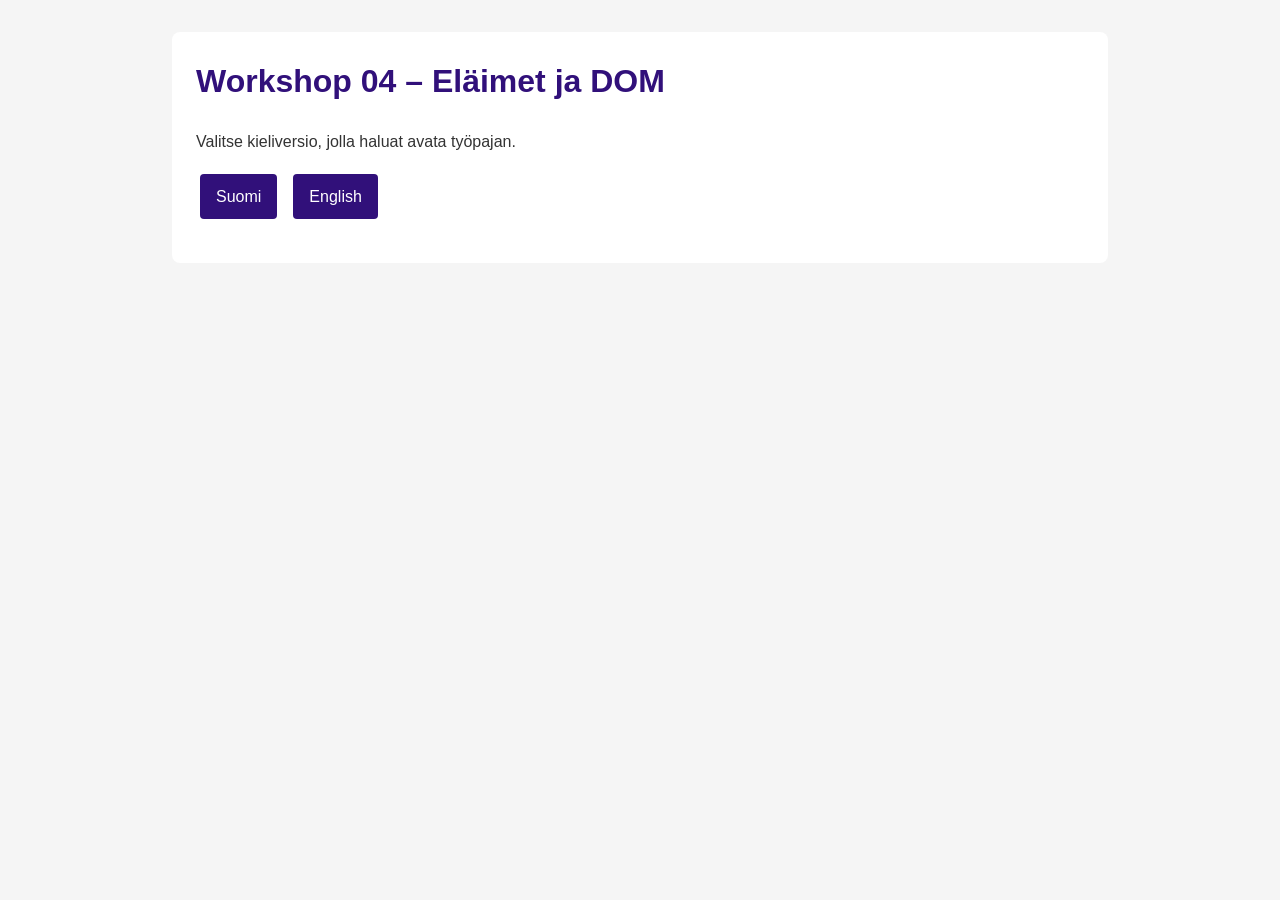
<file: index.html>
<!DOCTYPE html>
<html lang="fi">

<head>
    <meta charset="UTF-8">
    <meta name="viewport" content="width=device-width, initial-scale=1.0">

    <title>Workshop 04 – DOM-skriptaus</title>

    <link rel="stylesheet" href="css/styles.css">
</head>

<body>
    <header>
        <h1>Workshop 04 – Eläimet ja DOM</h1>

        <p>
            Valitse kieliversio, jolla haluat avata työpajan.
        </p>

        <div class="buttons">
            <a href="workshop4.html">
                <button type="button">Suomi</button>
            </a>

            <a href="workshop4-EN.html">
                <button type="button">English</button>
            </a>
        </div>
    </header>
</body>

</html>
</file>
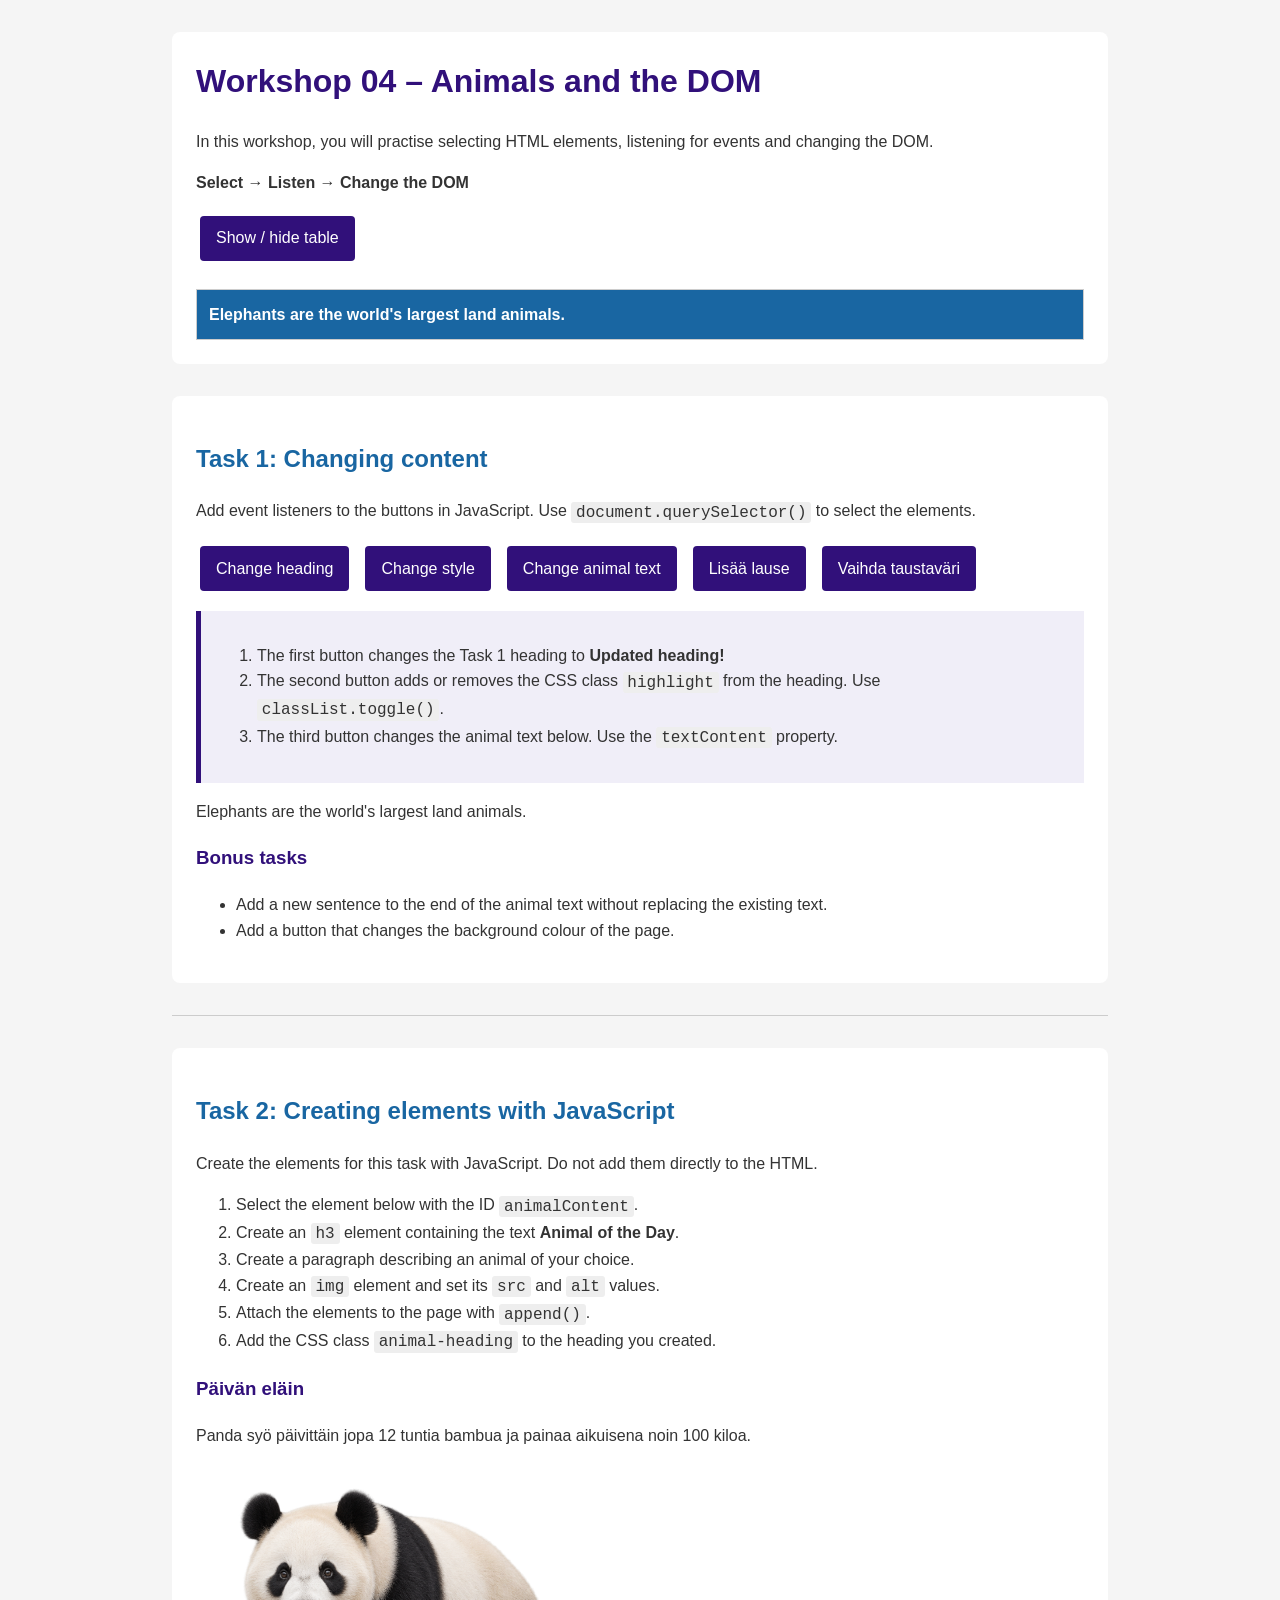
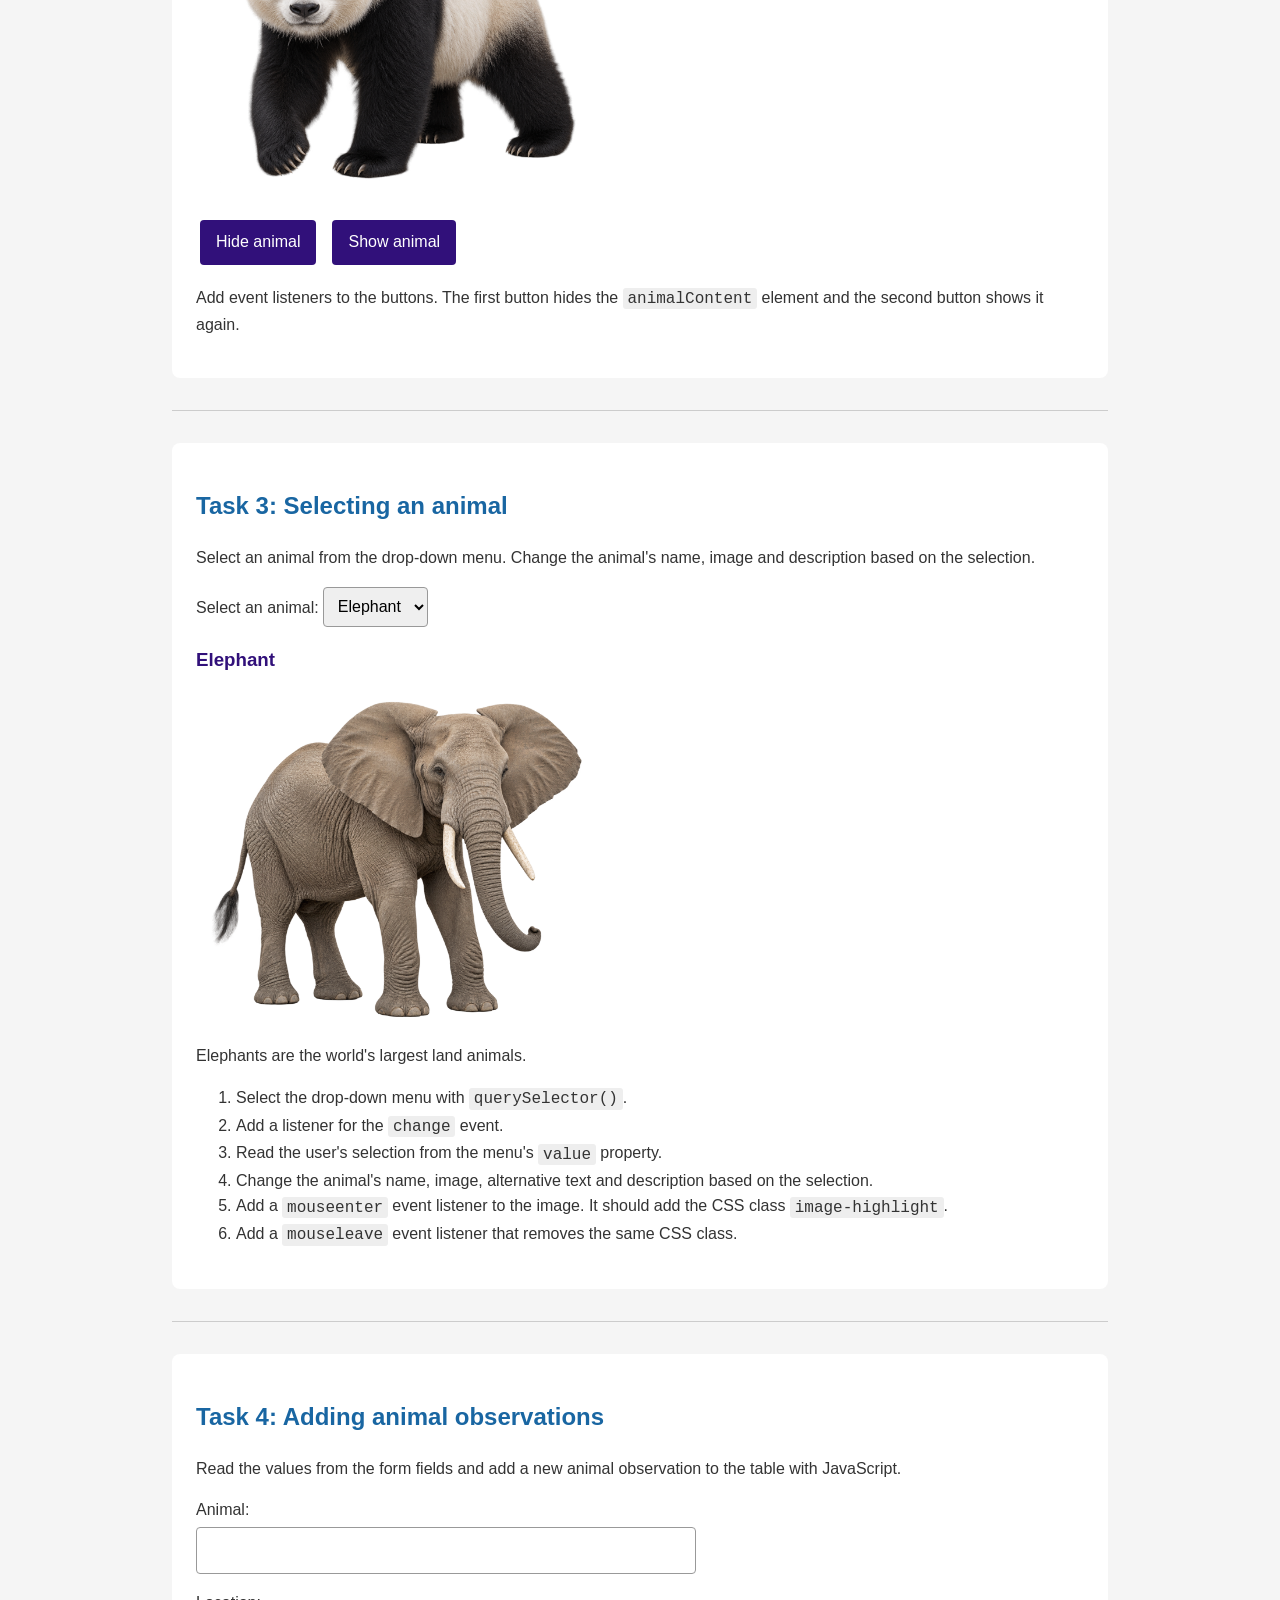
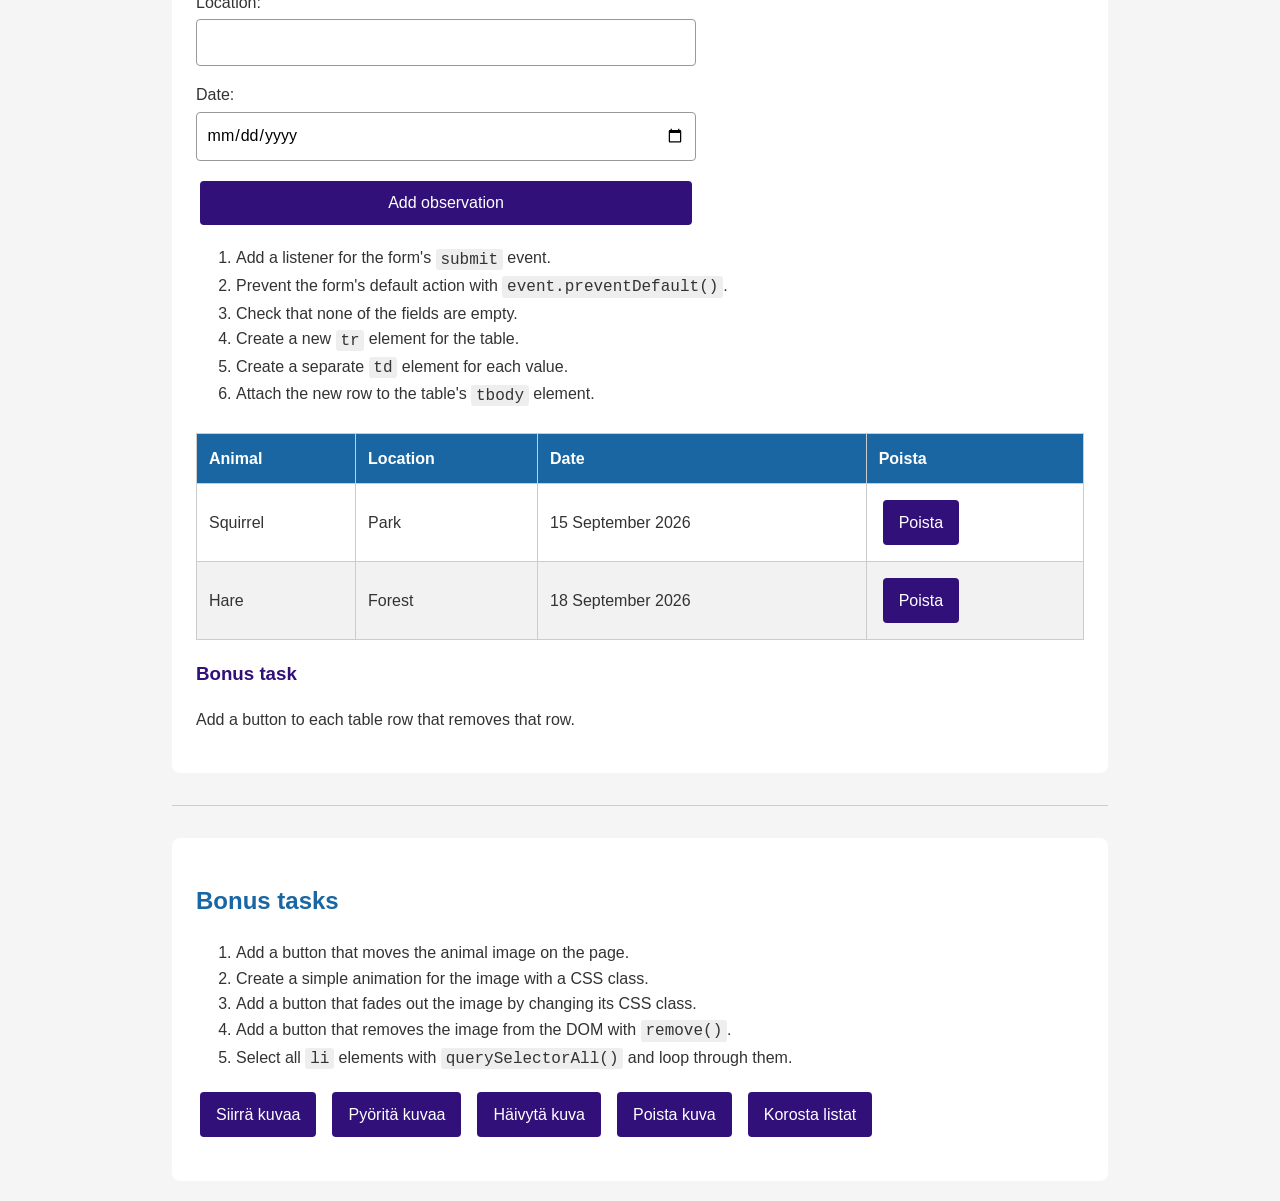
<file: workshop4-EN.html>
<!DOCTYPE html>
<html lang="en">

<head>
    <meta charset="UTF-8">
    <meta name="viewport" content="width=device-width, initial-scale=1.0">

    <title>Workshop 04 – DOM Scripting</title>

    <link rel="stylesheet" href="css/styles.css">
    <script src="js/script.js" defer></script>
</head>

<body>
    <header>
        <h1 id="mainHeading">Workshop 04 – Animals and the DOM</h1>

        <p>
            In this workshop, you will practise selecting HTML elements,
            listening for events and changing the DOM.
        </p>

        <p>
            <strong>Select → Listen → Change the DOM</strong>
        </p>

        <button id="animalButton">Show / hide table</button>

<table id="animalTable">
     <thead>
        <tr>
            <th>Elephants are the world's
                largest land animals.</th>
          
        </tr>
    </thead>

     
</table>


    </header>

    <main>
        <!-- TASK 1 -->
        <section>
            <h2 id="taskOneHeading">Task 1: Changing content</h2>

            <p>
                Add event listeners to the buttons in JavaScript.
                Use <code>document.querySelector()</code> to select the elements.
            </p>

            <div class="buttons">
                <button id="changeHeadingButton">
                    Change heading
                </button>

                <button id="changeStyleButton">
                    Change style
                </button>

                <button id="changeTextButton">
                    Change animal text
                </button>
            </div>

            <div class="instructions">
                <ol>
                    <li>
                        The first button changes the Task 1 heading to
                        <strong>Updated heading!</strong>
                    </li>

                    <li>
                        The second button adds or removes the CSS class
                        <code>highlight</code> from the heading.
                        Use <code>classList.toggle()</code>.
                    </li>

                    <li>
                        The third button changes the animal text below.
                        Use the <code>textContent</code> property.
                    </li>
                </ol>
            </div>

            <p id="animalText">
                Elephants are the world's largest land animals.
            </p>

            <h3>Bonus tasks</h3>

            <ul>
                <li>
                    Add a new sentence to the end of the animal text without
                    replacing the existing text.
                </li>

                <li>
                    Add a button that changes the background colour of the page.
                </li>
            </ul>
        </section>

        <hr>

        <!-- TASK 2 -->
        <section>
            <h2>Task 2: Creating elements with JavaScript</h2>

            <p>
                Create the elements for this task with JavaScript. Do not add
                them directly to the HTML.
            </p>

            <ol>
                <li>
                    Select the element below with the ID
                    <code>animalContent</code>.
                </li>

                <li>
                    Create an <code>h3</code> element containing the text
                    <strong>Animal of the Day</strong>.
                </li>

                <li>
                    Create a paragraph describing an animal of your choice.
                </li>

                <li>
                    Create an <code>img</code> element and set its
                    <code>src</code> and <code>alt</code> values.
                </li>

                <li>
                    Attach the elements to the page with
                    <code>append()</code>.
                </li>

                <li>
                    Add the CSS class <code>animal-heading</code> to the
                    heading you created.
                </li>
            </ol>

            <div id="animalContent"></div>

            <div class="buttons">
                <button id="hideAnimalButton">
                    Hide animal
                </button>

                <button id="showAnimalButton">
                    Show animal
                </button>
            </div>

            <p>
                Add event listeners to the buttons. The first button hides the
                <code>animalContent</code> element and the second button shows
                it again.
            </p>
        </section>

        <hr>

        <!-- TASK 3 -->
        <section>
            <h2>Task 3: Selecting an animal</h2>

            <p>
                Select an animal from the drop-down menu. Change the animal's
                name, image and description based on the selection.
            </p>

            <label for="animalSelect">Select an animal:</label>

            <select id="animalSelect">
                <option value="elephant">Elephant</option>
                <option value="tiger">Tiger</option>
                <option value="penguin">Penguin</option>
                <option value="panda">Panda</option>
            </select>

            <article id="selectedAnimal">
                <h3 id="animalName">Elephant</h3>

                <img
                    id="animalImage"
                    src="images/elephant.png"
                    alt="Elephant"
                >

                <p id="animalDescription">
                    Elephants are the world's largest land animals.
                </p>
            </article>

            <ol>
                <li>
                    Select the drop-down menu with
                    <code>querySelector()</code>.
                </li>

                <li>
                    Add a listener for the <code>change</code> event.
                </li>

                <li>
                    Read the user's selection from the menu's
                    <code>value</code> property.
                </li>

                <li>
                    Change the animal's name, image, alternative text and
                    description based on the selection.
                </li>

                <li>
                    Add a <code>mouseenter</code> event listener to the image.
                    It should add the CSS class <code>image-highlight</code>.
                </li>

                <li>
                    Add a <code>mouseleave</code> event listener that removes
                    the same CSS class.
                </li>
            </ol>
        </section>

        <hr>

        <!-- TASK 4 -->
        <section>
            <h2>Task 4: Adding animal observations</h2>

            <p>
                Read the values from the form fields and add a new animal
                observation to the table with JavaScript.
            </p>

            <form id="animalForm">
                <div>
                    <label for="observationAnimal">Animal:</label>

                    <input
                        type="text"
                        id="observationAnimal"
                        name="observationAnimal"
                    >
                </div>

                <div>
                    <label for="observationLocation">Location:</label>

                    <input
                        type="text"
                        id="observationLocation"
                        name="observationLocation"
                    >
                </div>

                <div>
                    <label for="observationDate">Date:</label>

                    <input
                        type="date"
                        id="observationDate"
                        name="observationDate"
                    >
                </div>

                <button type="submit">
                    Add observation
                </button>
            </form>

            <ol>
                <li>
                    Add a listener for the form's <code>submit</code> event.
                </li>

                <li>
                    Prevent the form's default action with
                    <code>event.preventDefault()</code>.
                </li>

                <li>
                    Check that none of the fields are empty.
                </li>

                <li>
                    Create a new <code>tr</code> element for the table.
                </li>

                <li>
                    Create a separate <code>td</code> element for each value.
                </li>

                <li>
                    Attach the new row to the table's <code>tbody</code> element.
                </li>
            </ol>

            <table id="observationTable">
                <thead>
                    <tr>
                        <th>Animal</th>
                        <th>Location</th>
                        <th>Date</th>
                    </tr>
                </thead>

                <tbody id="observationTableBody">
                    <tr>
                        <td>Squirrel</td>
                        <td>Park</td>
                        <td>15 September 2026</td>
                    </tr>

                    <tr>
                        <td>Hare</td>
                        <td>Forest</td>
                        <td>18 September 2026</td>
                    </tr>
                </tbody>
            </table>

            <h3>Bonus task</h3>

            <p>
                Add a button to each table row that removes that row.
            </p>
        </section>

        <hr>

        <!-- BONUS TASKS -->
        <section id="bonusSection">
            <h2>Bonus tasks</h2>

            <ol>
                <li>
                    Add a button that moves the animal image on the page.
                </li>

                <li>
                    Create a simple animation for the image with a CSS class.
                </li>

                <li>
                    Add a button that fades out the image by changing its
                    CSS class.
                </li>

                <li>
                    Add a button that removes the image from the DOM with
                    <code>remove()</code>.
                </li>

                <li>
                    Select all <code>li</code> elements with
                    <code>querySelectorAll()</code> and loop through them.
                </li>
            </ol>
        </section>
    </main>
</body>

</html>
</file>
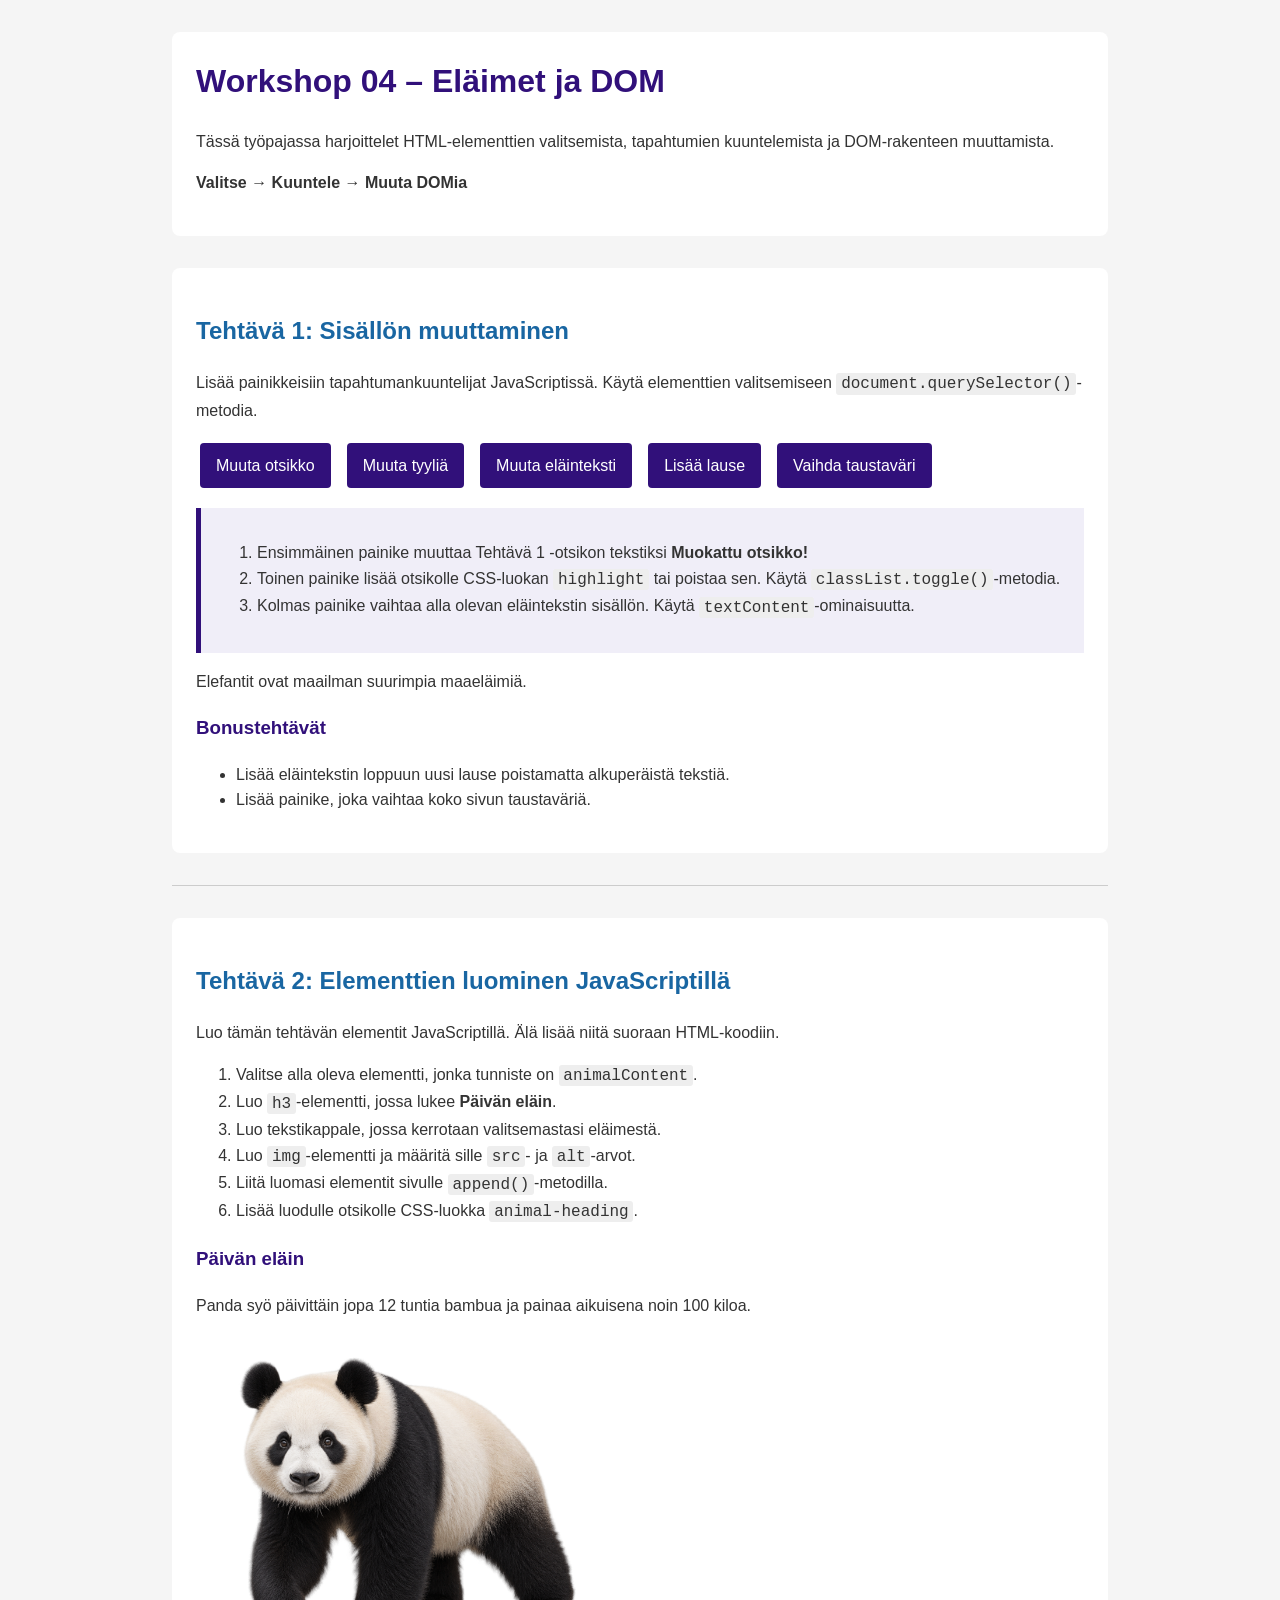
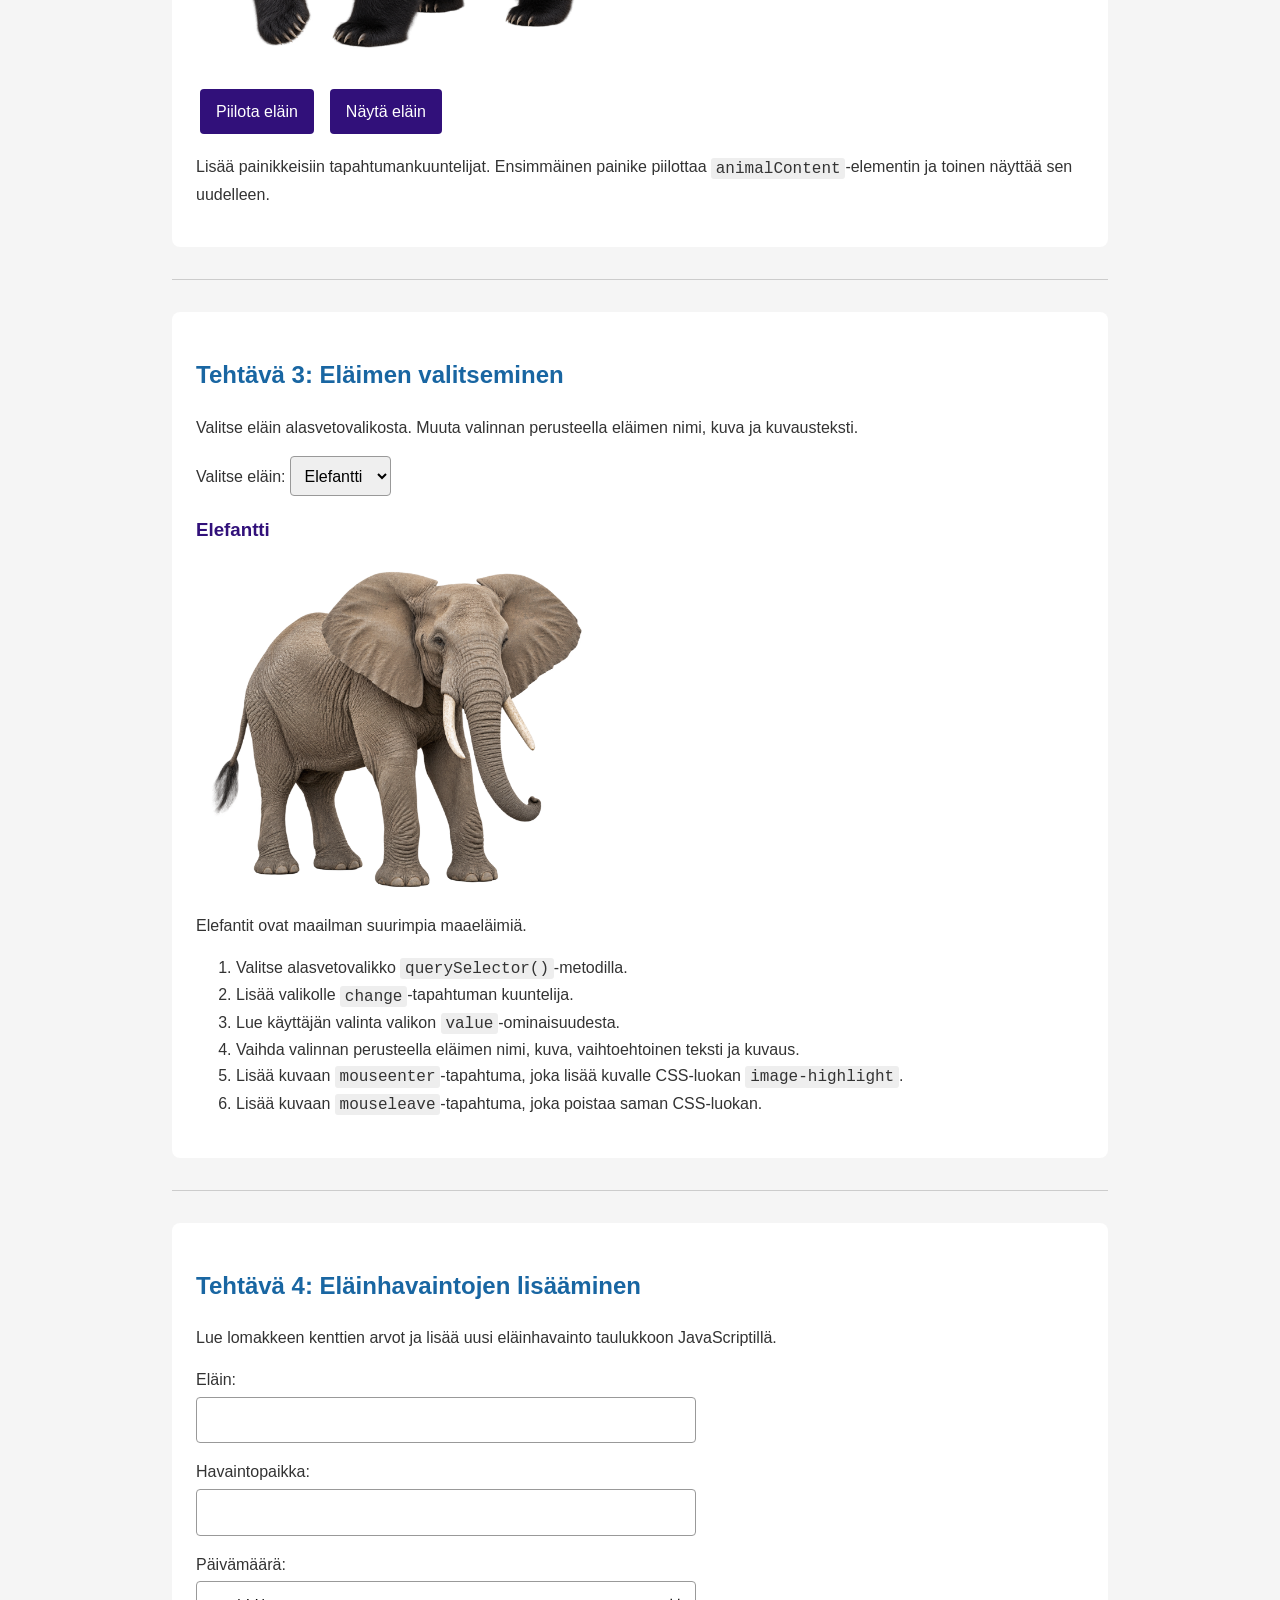
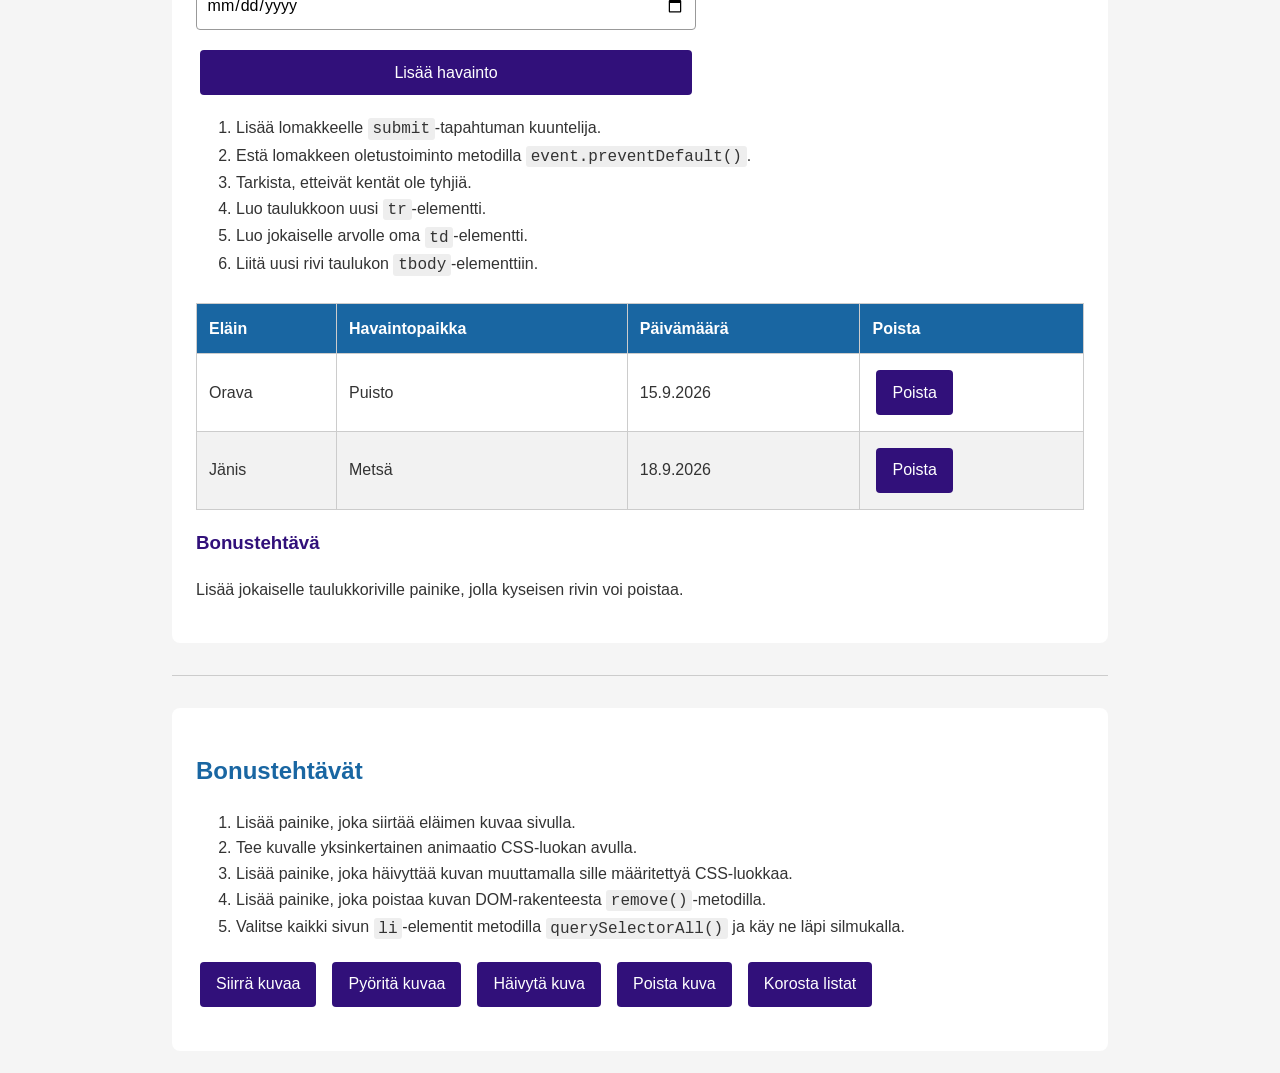
<file: workshop4.html>
<!DOCTYPE html>
<html lang="fi">

<head>
    <meta charset="UTF-8">
    <meta name="viewport" content="width=device-width, initial-scale=1.0">

    <title>Workshop 04 – DOM-skriptaus</title>

    <link rel="stylesheet" href="css/styles.css">
    <script src="js/script.js" defer></script>
</head>

<body>
    <header>
        <h1 id="mainHeading">Workshop 04 – Eläimet ja DOM</h1>

        <p>
            Tässä työpajassa harjoittelet HTML-elementtien valitsemista,
            tapahtumien kuuntelemista ja DOM-rakenteen muuttamista.
        </p>

        <p>
            <strong>Valitse → Kuuntele → Muuta DOMia</strong>
        </p>
    </header>

    <main>
        <!-- TEHTÄVÄ 1 -->
        <section>
            <h2 id="taskOneHeading">Tehtävä 1: Sisällön muuttaminen</h2>

            <p>
                Lisää painikkeisiin tapahtumankuuntelijat JavaScriptissä.
                Käytä elementtien valitsemiseen
                <code>document.querySelector()</code>-metodia.
            </p>

            <div class="buttons">
                <button id="changeHeadingButton">
                    Muuta otsikko
                </button>

                <button id="changeStyleButton">
                    Muuta tyyliä
                </button>

                <button id="changeTextButton">
                    Muuta eläinteksti
                </button>
            </div>

            <div class="instructions">
                <ol>
                    <li>
                        Ensimmäinen painike muuttaa Tehtävä 1 -otsikon tekstiksi
                        <strong>Muokattu otsikko!</strong>
                    </li>

                    <li>
                        Toinen painike lisää otsikolle CSS-luokan
                        <code>highlight</code> tai poistaa sen.
                        Käytä <code>classList.toggle()</code>-metodia.
                    </li>

                    <li>
                        Kolmas painike vaihtaa alla olevan eläintekstin sisällön.
                        Käytä <code>textContent</code>-ominaisuutta.
                    </li>
                </ol>
            </div>

            <p id="animalText">
                Elefantit ovat maailman suurimpia maaeläimiä.
            </p>

            <h3>Bonustehtävät</h3>

            <ul>
                <li>
                    Lisää eläintekstin loppuun uusi lause poistamatta
                    alkuperäistä tekstiä.
                </li>

                <li>
                    Lisää painike, joka vaihtaa koko sivun taustaväriä.
                </li>
            </ul>
        </section>

        <hr>

        <!-- TEHTÄVÄ 2 -->
        <section>
            <h2>Tehtävä 2: Elementtien luominen JavaScriptillä</h2>

            <p>
                Luo tämän tehtävän elementit JavaScriptillä. Älä lisää niitä
                suoraan HTML-koodiin.
            </p>

            <ol>
                <li>
                    Valitse alla oleva elementti, jonka tunniste on
                    <code>animalContent</code>.
                </li>

                <li>
                    Luo <code>h3</code>-elementti, jossa lukee
                    <strong>Päivän eläin</strong>.
                </li>

                <li>
                    Luo tekstikappale, jossa kerrotaan valitsemastasi eläimestä.
                </li>

                <li>
                    Luo <code>img</code>-elementti ja määritä sille
                    <code>src</code>- ja <code>alt</code>-arvot.
                </li>

                <li>
                    Liitä luomasi elementit sivulle
                    <code>append()</code>-metodilla.
                </li>

                <li>
                    Lisää luodulle otsikolle CSS-luokka
                    <code>animal-heading</code>.
                </li>
            </ol>

            <div id="animalContent"></div>

            <div class="buttons">
                <button id="hideAnimalButton">
                    Piilota eläin
                </button>

                <button id="showAnimalButton">
                    Näytä eläin
                </button>
            </div>

            <p>
                Lisää painikkeisiin tapahtumankuuntelijat. Ensimmäinen painike
                piilottaa <code>animalContent</code>-elementin ja toinen näyttää
                sen uudelleen.
            </p>
        </section>

        <hr>

        <!-- TEHTÄVÄ 3 -->
        <section>
            <h2>Tehtävä 3: Eläimen valitseminen</h2>

            <p>
                Valitse eläin alasvetovalikosta. Muuta valinnan perusteella
                eläimen nimi, kuva ja kuvausteksti.
            </p>

            <label for="animalSelect">Valitse eläin:</label>

            <select id="animalSelect">
                <option value="elephant">Elefantti</option>
                <option value="tiger">Tiikeri</option>
                <option value="penguin">Pingviini</option>
                <option value="panda">Panda</option>
            </select>

            <article id="selectedAnimal">
                <h3 id="animalName">Elefantti</h3>

                <img
                    id="animalImage"
                    src="images/elephant.png"
                    alt="Elefantti"
                >

                <p id="animalDescription">
                    Elefantit ovat maailman suurimpia maaeläimiä.
                </p>
            </article>

            <ol>
                <li>
                    Valitse alasvetovalikko
                    <code>querySelector()</code>-metodilla.
                </li>

                <li>
                    Lisää valikolle <code>change</code>-tapahtuman kuuntelija.
                </li>

                <li>
                    Lue käyttäjän valinta valikon
                    <code>value</code>-ominaisuudesta.
                </li>

                <li>
                    Vaihda valinnan perusteella eläimen nimi, kuva,
                    vaihtoehtoinen teksti ja kuvaus.
                </li>

                <li>
                    Lisää kuvaan <code>mouseenter</code>-tapahtuma, joka lisää
                    kuvalle CSS-luokan <code>image-highlight</code>.
                </li>

                <li>
                    Lisää kuvaan <code>mouseleave</code>-tapahtuma, joka poistaa
                    saman CSS-luokan.
                </li>
            </ol>
        </section>

        <hr>

        <!-- TEHTÄVÄ 4 -->
        <section>
            <h2>Tehtävä 4: Eläinhavaintojen lisääminen</h2>

            <p>
                Lue lomakkeen kenttien arvot ja lisää uusi eläinhavainto
                taulukkoon JavaScriptillä.
            </p>

            <form id="animalForm">
                <div>
                    <label for="observationAnimal">Eläin:</label>

                    <input
                        type="text"
                        id="observationAnimal"
                        name="observationAnimal"
                    >
                </div>

                <div>
                    <label for="observationLocation">Havaintopaikka:</label>

                    <input
                        type="text"
                        id="observationLocation"
                        name="observationLocation"
                    >
                </div>

                <div>
                    <label for="observationDate">Päivämäärä:</label>

                    <input
                        type="date"
                        id="observationDate"
                        name="observationDate"
                    >
                </div>

                <button type="submit">
                    Lisää havainto
                </button>
            </form>

            <ol>
                <li>
                    Lisää lomakkeelle <code>submit</code>-tapahtuman kuuntelija.
                </li>

                <li>
                    Estä lomakkeen oletustoiminto metodilla
                    <code>event.preventDefault()</code>.
                </li>

                <li>
                    Tarkista, etteivät kentät ole tyhjiä.
                </li>

                <li>
                    Luo taulukkoon uusi <code>tr</code>-elementti.
                </li>

                <li>
                    Luo jokaiselle arvolle oma <code>td</code>-elementti.
                </li>

                <li>
                    Liitä uusi rivi taulukon <code>tbody</code>-elementtiin.
                </li>
            </ol>

            <table id="observationTable">
                <thead>
                    <tr>
                        <th>Eläin</th>
                        <th>Havaintopaikka</th>
                        <th>Päivämäärä</th>
                    </tr>
                </thead>

                <tbody id="observationTableBody">
                    <tr>
                        <td>Orava</td>
                        <td>Puisto</td>
                        <td>15.9.2026</td>
                    </tr>

                    <tr>
                        <td>Jänis</td>
                        <td>Metsä</td>
                        <td>18.9.2026</td>
                    </tr>
                </tbody>
            </table>

            <h3>Bonustehtävä</h3>

            <p>
                Lisää jokaiselle taulukkoriville painike, jolla kyseisen rivin
                voi poistaa.
            </p>
        </section>

        <hr>

        <!-- BONUSTEHTÄVÄT -->
        <section id="bonusSection">
            <h2>Bonustehtävät</h2>

            <ol>
                <li>
                    Lisää painike, joka siirtää eläimen kuvaa sivulla.
                </li>

                <li>
                    Tee kuvalle yksinkertainen animaatio CSS-luokan avulla.
                </li>

                <li>
                    Lisää painike, joka häivyttää kuvan muuttamalla sille
                    määritettyä CSS-luokkaa.
                </li>

                <li>
                    Lisää painike, joka poistaa kuvan DOM-rakenteesta
                    <code>remove()</code>-metodilla.
                </li>

                <li>
                    Valitse kaikki sivun <code>li</code>-elementit metodilla
                    <code>querySelectorAll()</code> ja käy ne läpi silmukalla.
                </li>
            </ol>
        </section>
    </main>
</body>

</html>
</file>
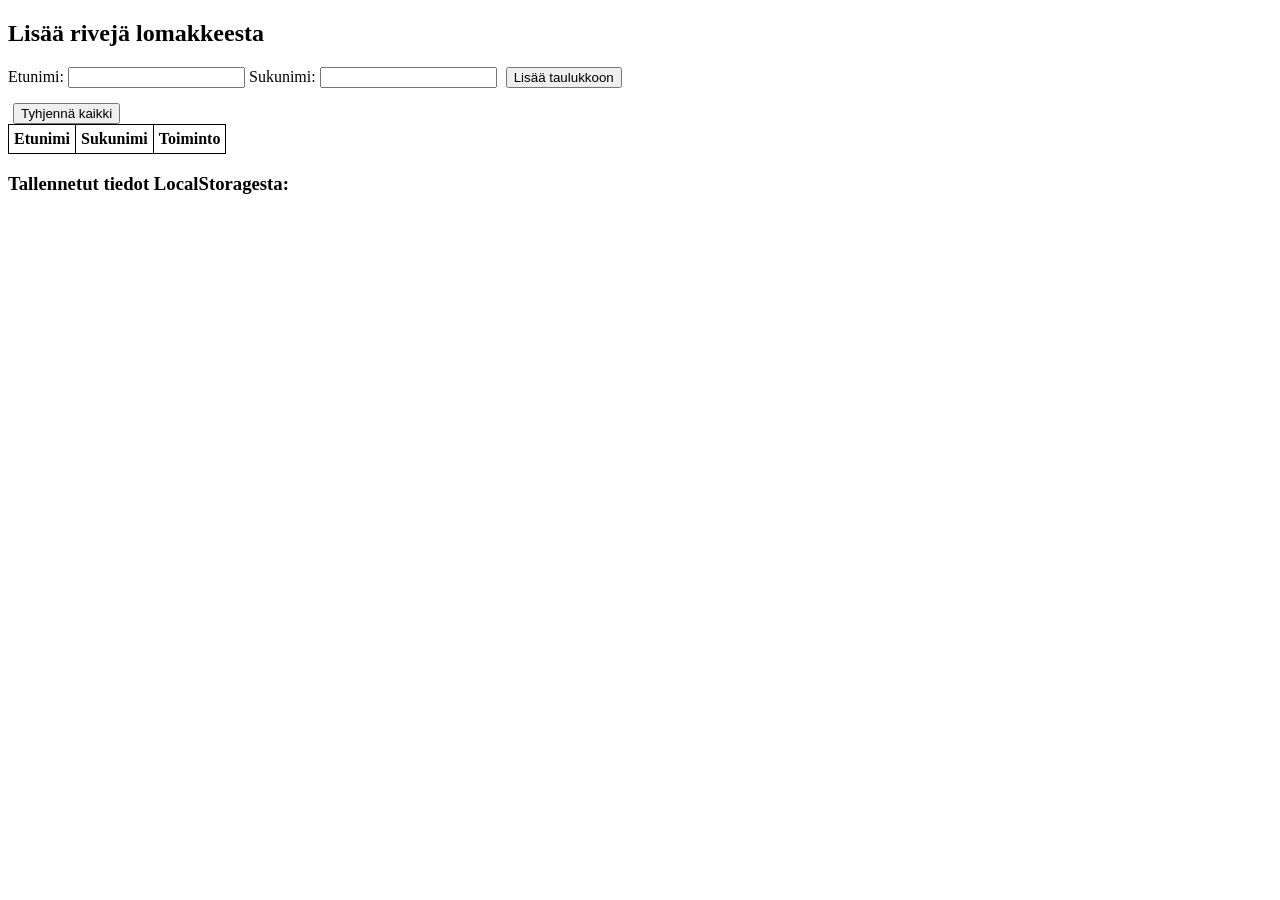
<file: demoja/lomake-taulu.html>
<!DOCTYPE html>
<html lang="fi">

<head>
    <meta charset="UTF-8">
    <title>Lomake + LocalStorage</title>
    <style>
        table,
        th,
        td {
            border: 1px solid black;
            border-collapse: collapse;
            padding: 5px;
        }

        form {
            margin-bottom: 15px;
        }

        button {
            margin-left: 5px;
        }
    </style>
</head>

<body>
    <h2>Lisää rivejä lomakkeesta</h2>

    <!-- Lomake nimien lisäämiseen -->
    <form id="lomake">
        Etunimi: <input type="text" id="etunimi" required>
        Sukunimi: <input type="text" id="sukunimi" required>
        <button type="submit">Lisää taulukkoon</button>
    </form>

    <!-- Nappi kaikkien tietojen tyhjentämiseen -->
    <button id="tyhjenna">Tyhjennä kaikki</button>

    <!-- Taulukko nimien näyttämiseen -->
    <table id="taulukko">
        <tr>
            <th>Etunimi</th>
            <th>Sukunimi</th>
            <th>Toiminto</th>
        </tr>
    </table>

    <!-- Lista tallennetuista nimistä LocalStoragesta -->
    <h3>Tallennetut tiedot LocalStoragesta:</h3>
    <ul id="tallennetut"></ul>

    <script>
        // Haetaan DOM-elementit
        const lomake = document.getElementById("lomake");
        const taulukko = document.getElementById("taulukko");
        const tallennetut = document.getElementById("tallennetut");
        const tyhjennaBtn = document.getElementById("tyhjenna");

        // --- Hakee LocalStoragesta tallennetut henkilöt ---
        function haeTallennetut() {
            const data = localStorage.getItem("henkilot");
            // Jos ei ole dataa, palautetaan tyhjä taulukko
            return data ? JSON.parse(data) : [];
        }

        // --- Tallentaa henkilöt LocalStorageen ---
        function tallenna(henkilot) {
            localStorage.setItem("henkilot", JSON.stringify(henkilot));
        }

        // --- Näyttää tallennetut henkilöt listana ---
        function naytaTallennetut() {
            tallennetut.innerHTML = ""; // Tyhjennetään lista ennen uudelleenluontia
            const henkilot = haeTallennetut();
            for (let i = 0; i < henkilot.length; i++) {
                const li = document.createElement("li");
                li.textContent = henkilot[i].etunimi + " " + henkilot[i].sukunimi;
                tallennetut.appendChild(li);
            }
        }

        // --- Lisää rivi taulukkoon ---
        function lisaaTaulukkoon(etunimi, sukunimi) {
            const uusiRivi = taulukko.insertRow(-1); // Lisää rivin taulukon loppuun
            const solu1 = uusiRivi.insertCell(0);
            const solu2 = uusiRivi.insertCell(1);
            const solu3 = uusiRivi.insertCell(2);

            solu1.textContent = etunimi;
            solu2.textContent = sukunimi;

            // Poistonappi, joka poistaa rivin ja päivittää LocalStoragen
            solu3.innerHTML = '<button onclick="poistaRivi(this)">Poista</button>';
        }

        // --- Poistaa rivin taulukosta ja LocalStoragesta ---
        function poistaRivi(painike) {
            const rivi = painike.parentNode.parentNode; // Saadaan taulukon rivi
            const index = rivi.rowIndex - 1; // -1 koska otsikkorivi
            const henkilot = haeTallennetut();

            henkilot.splice(index, 1); // Poistetaan henkilö taulukosta
            tallenna(henkilot);        // Päivitetään LocalStorage

            taulukko.deleteRow(rivi.rowIndex); // Poistetaan HTML-taulukosta
            naytaTallennetut();                // Päivitetään lista
        }

        // --- Lomakkeen lähetys ---
        lomake.addEventListener("submit", function (e) {
            e.preventDefault(); // Estetään lomakkeen oletustapahtuma (sivun lataus)

            const etunimi = document.getElementById("etunimi").value;
            const sukunimi = document.getElementById("sukunimi").value;

            const henkilot = haeTallennetut();
            henkilot.push({ etunimi, sukunimi }); // Lisätään uusi henkilö
            tallenna(henkilot);

            lisaaTaulukkoon(etunimi, sukunimi);
            naytaTallennetut();

            lomake.reset(); // Tyhjennetään lomake
        });

        // --- Tyhjennysnapin toiminto ---
        tyhjennaBtn.addEventListener("click", function () {
            localStorage.removeItem("henkilot"); // Poistetaan tallennettu data

            // Tyhjennetään taulukko, mutta jätetään otsikkorivi
            for (let i = taulukko.rows.length - 1; i > 0; i--) {
                taulukko.deleteRow(i);
            }

            // Tyhjennetään lista
            while (tallennetut.firstChild) {
                tallennetut.removeChild(tallennetut.firstChild);
            }
        });

        // --- Kun sivu ladataan, näytetään tallennetut tiedot ---
        window.onload = function () {
            const henkilot = haeTallennetut();
            for (let i = 0; i < henkilot.length; i++) {
                lisaaTaulukkoon(henkilot[i].etunimi, henkilot[i].sukunimi);
            }
            naytaTallennetut();
        };
    </script>
</body>

</html>
</file>
<file: css/styles.css>
* {
    box-sizing: border-box;
}

body {
    max-width: 1000px;
    margin: 0 auto;
    padding: 2rem;

    font-family: "Trebuchet MS", Helvetica, sans-serif;
    line-height: 1.6;
    color: #333333;
    background-color: #f5f5f5;
}

header,
section {
    margin-bottom: 2rem;
    padding: 1.5rem;

    background-color: white;
    border-radius: 8px;
}

h1 {
    margin-top: 0;
    color: #31107a;
}

h2 {
    color: #1966a2;
}

h3 {
    color: #31107a;
}

hr {
    margin: 2rem 0;
    border: 0;
    border-top: 1px solid #cccccc;
}

button {
    margin: 0.25rem;
    padding: 0.6rem 1rem;

    font: inherit;
    color: white;
    background-color: #31107a;

    border: 0;
    border-radius: 4px;
    cursor: pointer;
}

button:hover {
    background-color: #5631a5;
}

button:focus-visible,
input:focus-visible,
select:focus-visible {
    outline: 3px solid #28a78e;
    outline-offset: 2px;
}

.buttons {
    display: flex;
    flex-wrap: wrap;
    gap: 0.5rem;
    margin: 1rem 0;
}

.instructions {
    padding: 1rem;
    background-color: #f0eef8;
    border-left: 5px solid #31107a;
}

code {
    padding: 0.1rem 0.3rem;
    font-family: Consolas, monospace;
    background-color: #eeeeee;
    border-radius: 3px;
}

.highlight {
    padding: 1rem;
    color: white;
    background-color: #31107a;
}

.animal-heading {
    color: #31107a;
    font-family: Arial, sans-serif;
}

.image-highlight {
    border: 6px solid #31107a;
}

.image-moved {
    transform: translateX(150px);
    transition: transform 0.5s ease;
}

.image-spin {
    animation: spin 2s linear infinite;
}

@keyframes spin {
    from {
        transform: rotate(0deg);
    }

    to {
        transform: rotate(360deg);
    }
}

.image-faded {
    opacity: 0.15;
    transition: opacity 0.5s ease;
}

.list-highlighted {
    color: #1966a2;
    font-weight: bold;
}

#animalImage,
#animalContent img {
    display: block;
    width: 400px;
    max-width: 100%;
    height: auto;
    margin: 1rem 0;
}

form {
    display: grid;
    gap: 1rem;
    max-width: 500px;
    margin: 1rem 0;
}

form div {
    display: grid;
    gap: 0.25rem;
}

input,
select {
    padding: 0.6rem;
    font: inherit;
    border: 1px solid #999999;
    border-radius: 4px;
}

table {
    width: 100%;
    margin-top: 1.5rem;
    border-collapse: collapse;
}

th,
td {
    padding: 0.75rem;
    text-align: left;
    border: 1px solid #cccccc;
}

th {
    color: white;
    background-color: #1966a2;
}

tbody tr:nth-child(even) {
    background-color: #f2f2f2;
}

@media (max-width: 600px) {
    body {
        padding: 1rem;
    }

    header,
    section {
        padding: 1rem;
    }

    .buttons {
        flex-direction: column;
    }

    button {
        width: 100%;
    }
}
</file>
